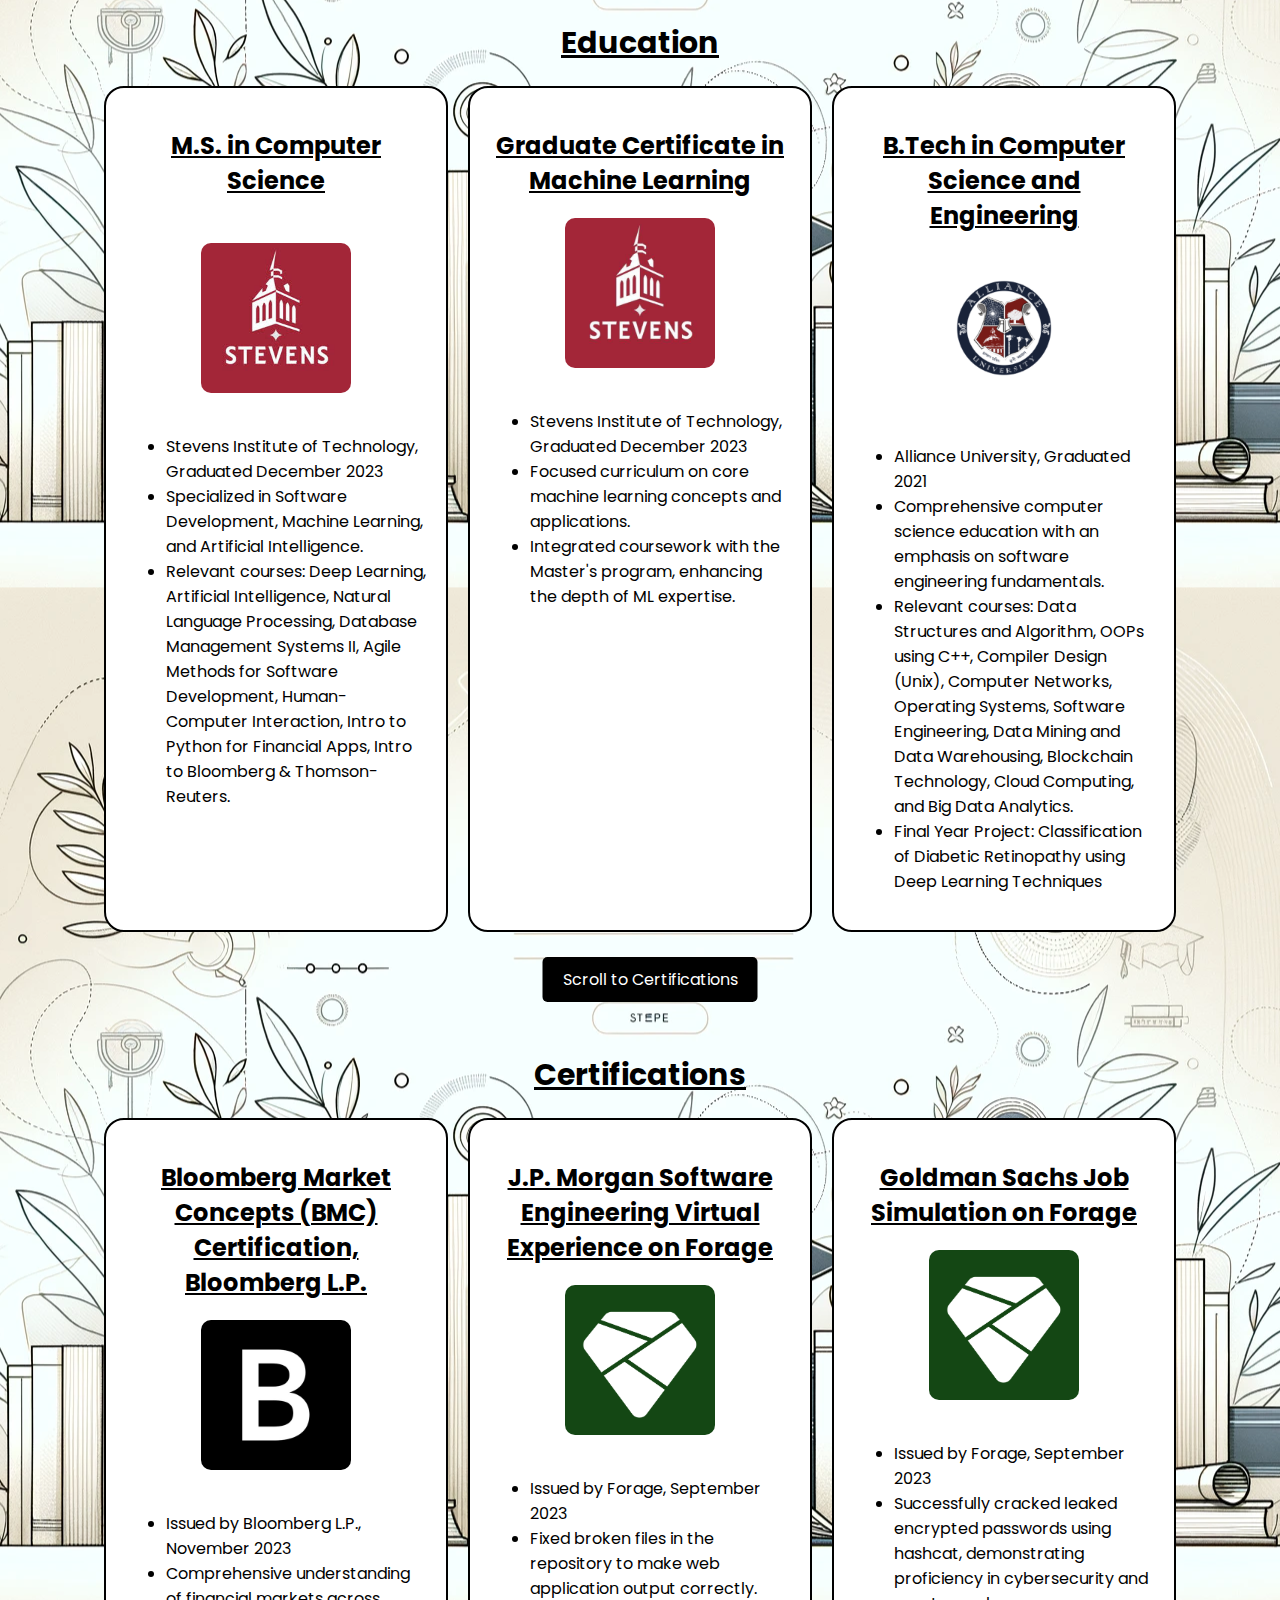
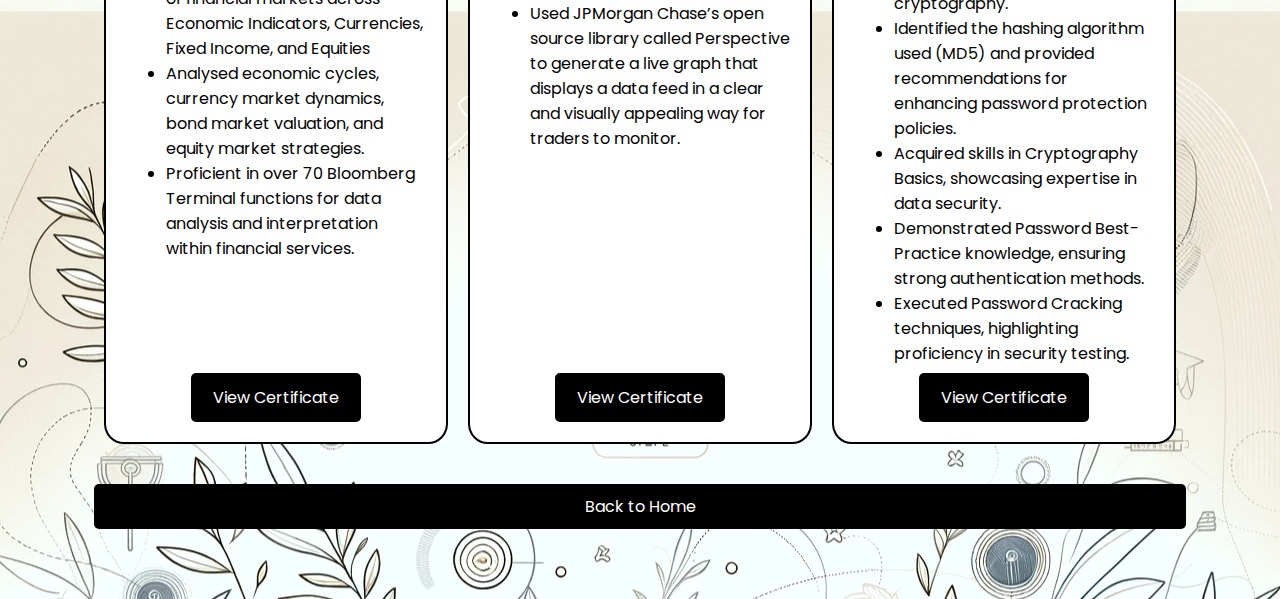
<file: education-page.html>
<!DOCTYPE html>
<html lang="en">
<head>
  <title>My Education and Certifications</title>
    <link rel="stylesheet" href="education_style.css" />
</head>
<body class="education-page">
  <!-- Degrees Section -->
  <section id="degrees">
    <h1 class="title">Education</h1>
    <div class="section-container">
        <!-- Master's Degree -->
      <div class="details-container">
        <h2>M.S. in Computer Science</h2>
        <br>
        <img src="./assets/experience-image1.png" alt="Grad School Logo" class="education-img">
        <br>
        <ul>
          <li>Stevens Institute of Technology, Graduated December 2023</li>
          <li>Specialized in Software Development, Machine Learning, and Artificial Intelligence.</li>
          <li>Relevant courses: Deep Learning, Artificial Intelligence, Natural Language Processing, Database Management Systems II, Agile Methods for Software Development, Human-Computer Interaction, Intro to Python for Financial Apps, Intro to Bloomberg & Thomson-Reuters.</li>
        </ul>
      </div>
      <!-- Graduate Certificate -->
      <div class="details-container">
        <h2>Graduate Certificate in Machine Learning</h2>
        <img src="./assets/education2.png" alt="Grad School Logo" class="education-img">
        <br>
        <ul>
          <li>Stevens Institute of Technology, Graduated December 2023</li>
          <li>Focused curriculum on core machine learning concepts and applications.</li>
          <li>Integrated coursework with the Master's program, enhancing the depth of ML expertise.</li>
        </ul>
      </div>
      <!-- Bachelor's Degree -->
      <div class="details-container">
        <h2>B.Tech in Computer Science and Engineering</h2>
        <img src="./assets/uni-logo.png" alt="University Logo" class="education-img">
        <br>
        <ul>
          <li>Alliance University, Graduated 2021</li>
          <li>Comprehensive computer science education with an emphasis on software engineering fundamentals.</li>
          <li> Relevant courses: Data Structures and Algorithm, OOPs using C++, Compiler Design (Unix), Computer Networks, Operating Systems, Software Engineering, Data Mining and Data Warehousing, Blockchain Technology, Cloud Computing, and Big Data Analytics.</li>
          <li>Final Year Project: Classification of Diabetic Retinopathy using Deep Learning Techniques</li>
        </ul>
      </div>
    </div>
      <!-- Scroll to Certifications Button -->
    <div class="button-container">
        <a href="#certifications" class="scroll-down-btn">Scroll to Certifications</a>
    </div>
  </section>

  <!-- Certifications Section -->
  <section id="certifications">
    <h1 class="title">Certifications</h1>
    <!-- <h2 class="subtitle">Certifications</h2> -->
    <div class="section-container">
      <!-- Certification Example -->
      <div class="details-container">
        <h2>Bloomberg Market Concepts (BMC) Certification, Bloomberg L.P.</h2>
        <img src="./assets/bmc.png" alt="Certification Logo" class="education-img">
        <br>
        <ul>
          <li>Issued by Bloomberg L.P., November 2023</li>
          <li>Comprehensive understanding of financial markets across Economic Indicators, Currencies, Fixed Income, and Equities</li>
          <li>Analysed economic cycles, currency market dynamics, bond market valuation, and equity market strategies.</li>
          <li>Proficient in over 70 Bloomberg Terminal functions for data analysis and interpretation within financial services.</li>
        </ul>
        <a href="./assets/BMC.pdf" class="certificate-link" target="_blank">View Certificate</a>
      </div>
      <!-- Add additional certifications as needed -->
      <div class="details-container">
        <h2>J.P. Morgan Software Engineering Virtual Experience on Forage</h2>
        <img src="./assets/forage.png" alt="Certification Logo" class="education-img">
        <br>
        <ul>
          <li>Issued by Forage, September 2023</li>
          <li>Fixed broken files in the repository to make web application output correctly.</li>
          <li>Used JPMorgan Chase’s open source library called Perspective to generate a live graph that displays a data feed in a clear and visually appealing way for traders to monitor.</li>
        </ul>
        <a href="./assets/JPMC.pdf" class="certificate-link" target="_blank">View Certificate</a>
      </div>
      <div class="details-container">
        <h2>Goldman Sachs Job Simulation on Forage</h2>
        <img src="./assets/forage.png" alt="Certification Logo" class="education-img">
        <br>
        <ul>
          <li>Issued by Forage, September 2023</li>
          <li>Successfully cracked leaked encrypted passwords using hashcat, demonstrating proficiency in cybersecurity and cryptography.</li>
          <li>Identified the hashing algorithm used (MD5) and provided recommendations for enhancing password protection policies.</li>
          <li>Acquired skills in Cryptography Basics, showcasing expertise in data security.</li>
          <li>Demonstrated Password Best-Practice knowledge, ensuring strong authentication methods.</li>
          <li>Executed Password Cracking techniques, highlighting proficiency in security testing.</li>
        </ul>
        <a href="./assets/goldman.pdf" class="certificate-link" target="_blank">View Certificate</a>
      </div>
    </div>
       <!-- Back to Home Button -->
    <div class="button-container">
        <a href="index.html" class="back-to-home-btn">Back to Home</a>
    </div>
  </section>
  <script src="script.js"></script>
</body>
</html>
</file>
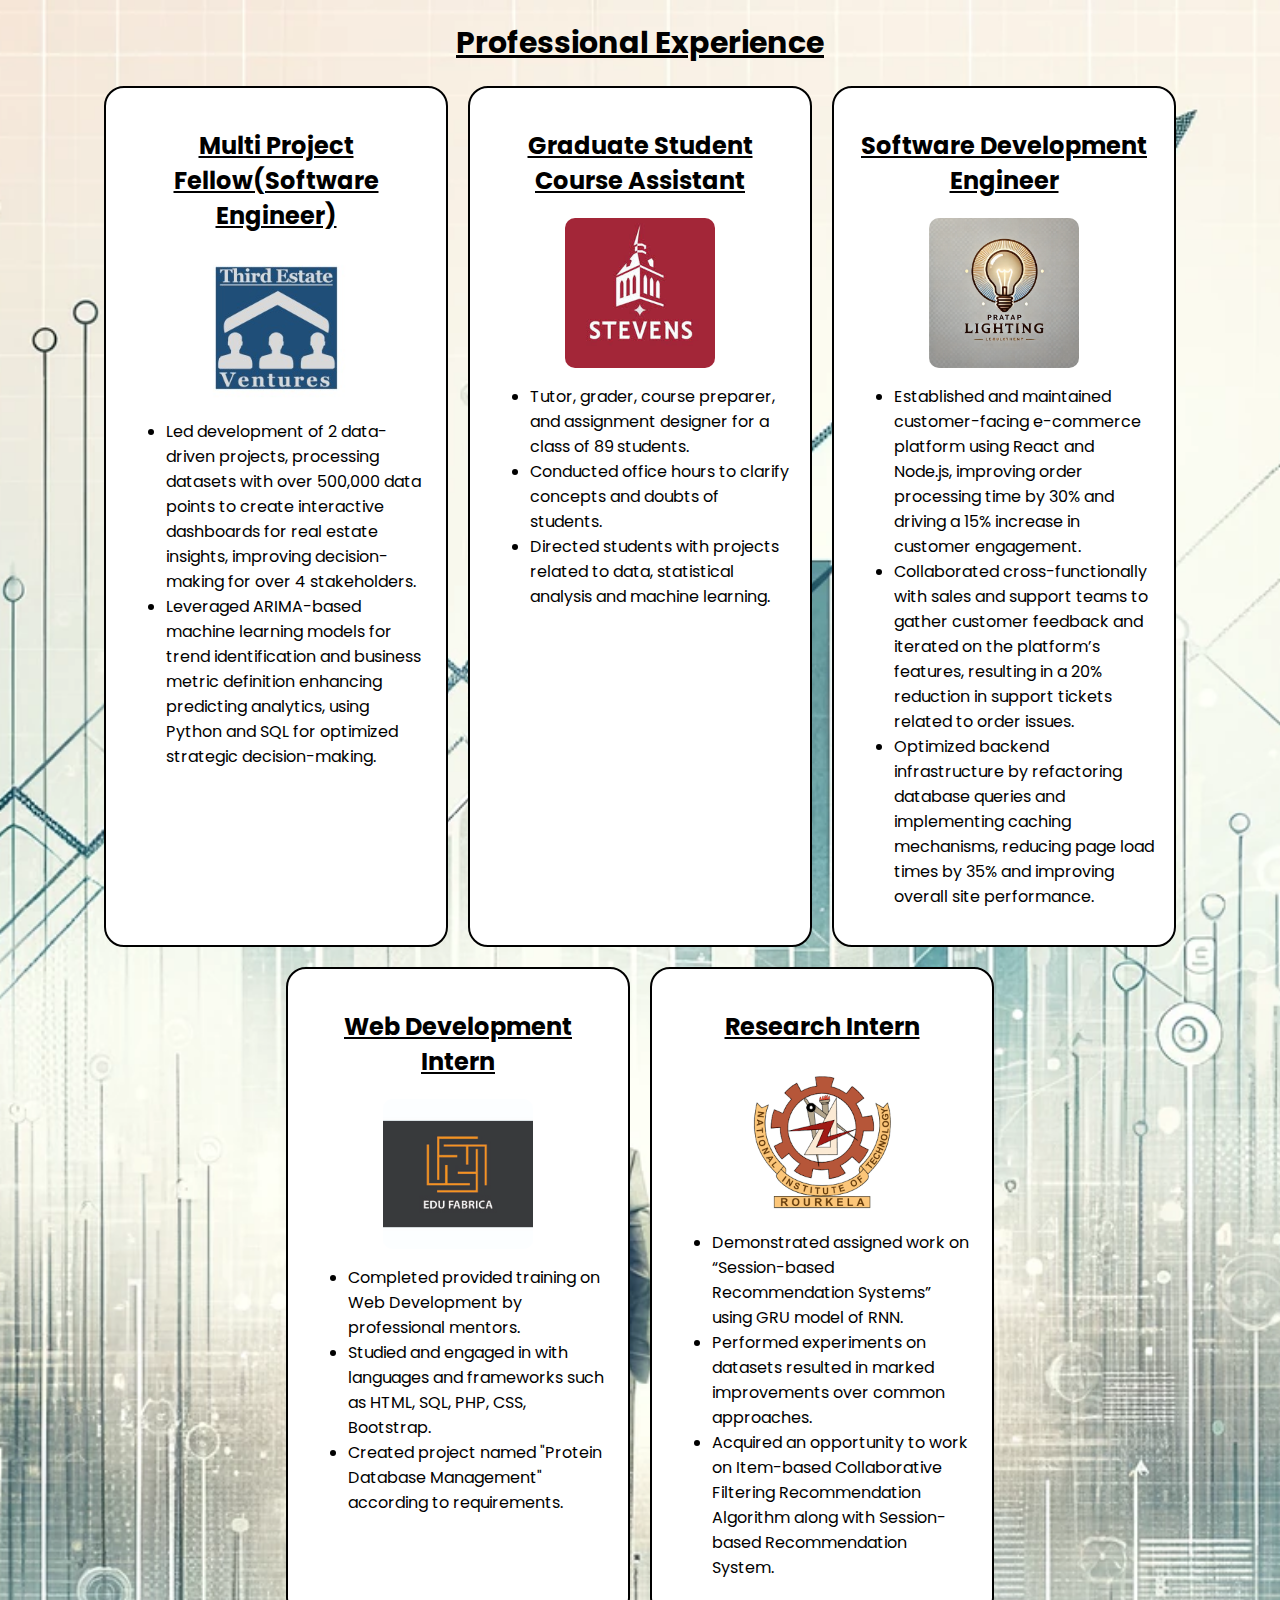
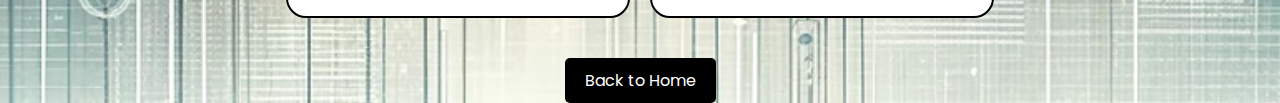
<file: experience-page.html>
<!DOCTYPE html>
<html lang="en">
<head>
  <!-- [The head should include meta, title, and links to CSS as in your index.html] -->
  <title>My Professional Experience</title>
  <link rel="stylesheet" href="professional_experience_style.css" />
  <!-- <link rel="stylesheet" href="style.css" /> -->
</head>
<body class="experience-page">
  <section id="experience">
    <h1 class="title">Professional Experience</h1>
    <div class="section-container">
      <div class="details-container">
        <h2>Multi Project Fellow(Software Engineer)</h2>
        <img src="./assets/thirdestateventures_logo.jpeg" alt="Third Estate Ventures, Inc." class="experience-img">
        <ul>
          <li>Led development of 2 data-driven projects, processing datasets with over 500,000 data points to create interactive
            dashboards for real estate insights, improving decision-making for over 4 stakeholders.</li>
          <li>Leveraged ARIMA-based machine learning models for trend identification and business metric definition enhancing predicting analytics,
            using Python and SQL for optimized strategic decision-making.</li>
          <!-- Add more bullet points as needed -->
        </ul>
      </div>
      <div class="details-container">
        <h2>Graduate Student Course Assistant</h2>
        <img src="./assets/experience-image1.png" alt="Stevens Institute of Technology" class="experience-img">
        <ul>
          <li>Tutor, grader, course preparer, and assignment designer for a class of 89 students.</li>
          <li>Conducted office hours to clarify concepts and doubts of students.</li>
          <li>Directed students with projects related to data, statistical analysis and machine learning.</li>
          <!-- Add more bullet points as needed -->
        </ul>
      </div>
            <!-- Repeat the structure below for other experiences with bullet points and images -->
            <div class="details-container">
              <h2>Software Development Engineer</h2>
              <img src="./assets/pratap_lighting.png" alt="Pratap Lighting" class="experience-img">
              <ul>
                <li>Established and maintained customer-facing e-commerce platform using React and Node.js, improving order processing time by 30% and
                  driving a 15% increase in customer engagement.</li>
                <li>Collaborated cross-functionally with sales and support teams to gather customer feedback and iterated on the platform’s features, resulting
                  in a 20% reduction in support tickets related to order issues.</li>
                <li>Optimized backend infrastructure by refactoring database queries and implementing caching mechanisms, reducing page load times by
                  35% and improving overall site performance.</li>
                <!-- Add more bullet points as needed -->
              </ul>
            </div>
      <!-- Repeat the structure below for other experiences with bullet points and images -->
      <div class="details-container">
        <h2>Web Development Intern</h2>
        <img src="./assets/experience-image2.png" alt="Ethical EduFabrica Pvt Ltd" class="experience-img">
        <ul>
          <li>Completed provided training on Web Development by professional mentors.</li>
          <li>Studied and engaged in with languages and frameworks such as HTML, SQL, PHP, CSS, Bootstrap.</li>
          <li>Created project named "Protein Database Management" according to requirements.</li>
          <!-- Add more bullet points as needed -->
        </ul>
      </div>
      <!-- Add as many `details-container` divs as needed for your experience -->
      <div class="details-container">
        <h2>Research Intern</h2>
        <img src="./assets/experience-image3.png" alt="NIT Rourkela" class="experience-img">
        <ul>
          <li>Demonstrated assigned work on “Session-based Recommendation Systems” using GRU model of RNN.</li>
          <li>Performed experiments on datasets resulted in marked improvements over common approaches.</li>
          <li>Acquired an opportunity to work on Item-based Collaborative Filtering Recommendation Algorithm along with Session-based Recommendation System.</li>
          <!-- Add more bullet points as needed -->
        </ul>
      </div>
    </div>
    <a href="index.html" class="back-to-home-btn">Back to Home</a>
  </section>
  <script src="script.js"></script>
</body>
</html>
</file>
<file: education_style.css>
/* CSS for the Education and Certifications page */
@import url("https://fonts.googleapis.com/css2?family=Poppins:wght@300;400;500;600&display=swap");
body.education-page {
    font-family: "Poppins", sans-serif;
    margin: 0;
    padding: 0;
    display: flex;
    justify-content: center;
    align-items: center;
    min-height: 100vh;
    flex-direction: column;
    background-color: #f4f4f4; /* Light grey background */
    background-image: url('./assets/education-bg2.png');
    background-size:auto;
    background-position: center;
    background-repeat: repeat;
}
html {
    scroll-behavior: smooth;
}

a,
.btn {
    transition: all 300ms ease;
  }
  
.title {
    font-size: 30px;
    text-shadow: #f4f4f4;
    text-align: center;
    margin-top: 20px;
    text-decoration: underline;
}

.section-container {
    display: flex;
    flex-wrap: wrap;
    justify-content: center;
    gap: 20px;
    margin: 20px;
}

.details-container {
    border: 2px solid #000;
    border-radius: 20px;
    padding: 20px;
    width: 300px; /* Fixed width for desktop */
    background-color: #fff; /* White background for the cards */
    margin-bottom: 20px; /* Space for the scroll button */
}

/* Underline the titles within .details-container */
.details-container h2 {
    text-decoration: underline;
    text-align: center;
}

.details-container img {
    display:block;
    max-width: 150px;
    height: 150px;
    object-fit: cover;
    border-radius: 10px;
    margin: 0 auto;
}

/* Align the certificate link button at the bottom of the container */
.button-container {
    position: relative; /* Context for absolute positioning */
    padding-bottom: 60px; /* Extra space for the button */
}

.scroll-down-btn {
    position: absolute;
    bottom: 20px; /* Positioned at the bottom of the container */
    left: 50%;
    transform: translateX(-50%); /* Center horizontally */
}

/* #certifications .details-container {
    position: relative; /* Context for absolute positioning */
    /* padding-bottom: 60px; /* Extra space for the button */
/* }
#certifications .certification-link {
    position: absolute;
    bottom: 20px; /* Positioned at the bottom of the container */
    /* left: 50%;
    transform: translateX(-50%); /* Center horizontally */
/* } */ 

.certification-link, .scroll-down-btn, .back-to-home-btn {
    display: flex;
    padding: 10px 20px;
    justify-content: center;
    gap: 1rem;
    border:#000;
    border-radius: 5px;
    background-color: #000;
    color: #fff;
    text-decoration: none;
    font-size: 16px;
    margin: 10px;
    cursor: pointer;
    margin-top: 20px;
    flex: 1; /* Each button will take equal space */
    text-align: center; /* Center the text inside the buttons */
}

.scroll-down-btn:hover, .back-to-home-btn:hover {
    background-color: #555; /* Darker on hover */
}

/* Center the 'Back to Home' and 'Scroll to Certificates' buttons within a rounded rectangle */
/* .btn-container {
    display: flex;
    justify-content: center;
    gap: 1rem;
    padding: 1rem;
    border: 2px solid #000;
    border-radius: 20px; /* Rounded corners */
    /* margin-top: 20px; /* Space from the content above */
/* } */

/* .btn-container .scroll-down,
.btn-container .back-to-home {
    flex: 1; /* Each button will take equal space */
    /* text-align: center; /* Center the text inside the buttons */
/* } */

#certifications .details-container {
    position: relative; /* Context for absolute positioning */
    padding-bottom: 60px; /* Extra space for the button */
}

#certifications .certificate-link {
    position: absolute;
    bottom: 20px; /* Positioned at the bottom of the container */
    left: 50%;
    transform: translateX(-50%); /* Center horizontally */
    padding: 10px 20px;
    border: 2px solid #000;
    border-radius: 5px;
    background-color: #000;
    color: #fff;
    text-decoration: none;
    font-size: 16px;
    text-align: center; /* Center the text inside the buttons */
    cursor: pointer;
    margin-top: 20px; /* Adjust or remove if not needed */
}


/* Responsive design */
@media (max-width: 600px) {
    .section-container {
        flex-direction: column;
    }
    .details-container {
        width: auto; /* Full width on mobile */
        margin: 10px; /* Smaller margin on mobile */
    }
}

@media (max-width: 600px) {
    /* ... other responsive styles ... */
    #certifications .details-container {
        padding-bottom: 40px; /* Adjust padding-bottom if necessary for mobile */
    }
}
</file>
<file: professional_experience_style.css>
/* CSS for the Professional Experience page */
@import url("https://fonts.googleapis.com/css2?family=Poppins:wght@300;400;500;600&display=swap");

body.experience-page {
    font-family: "Poppins", sans-serif;
    margin: 0;
    padding: 0;
    display: flex;
    justify-content: center;
    align-items: center;
    min-height: 100vh;
    flex-direction: column;
    /* background-color: #f4f4f4; Light grey background */
    background-image: url('./assets/experience-bg3.png');
    background-size: cover;
    background-position: center;
    background-repeat: no-repeat;
}

#experience {
    text-align: center;
    
}

.title {
    font-size: 30px;
    text-align: center;
    margin-top: 20px;
    text-decoration: underline;
}

.details-container h2 {
    text-align: center;  
    text-decoration: underline;
}
.section-container {
    display: flex;
    flex-wrap: wrap;
    justify-content: center;
    gap: 20px;
    margin: 20px;
}

.details-container {
    text-align: left;
    border: 2px solid #000;
    border-radius: 20px;
    padding: 20px;
    width: 300px; /* Fixed width for desktop */
    background-color: #fff; /* White background for the cards */
}

.details-container img {
    display:block;
    max-width: 150px;
    height: 150px;
    margin: 0 auto;
    border-radius: 10px;
}

.back-to-home-btn {
    display: inline-block;
    margin-top: 20px;
    padding: 10px 20px;
    border: none;
    border-radius: 5px;
    background-color: #000;
    color: #fff;
    text-decoration: none;
    font-size: 16px;
}

.back-to-home-btn:hover {
    background-color: #555; /* Darker on hover */
}

/* Responsive design */
@media (max-width: 600px) {
    .section-container {
        flex-direction: column;
    }
    .details-container {
        width: auto; /* Full width on mobile */
        margin: 10px; /* Smaller margin on mobile */
    }
}
</file>
<file: style.css>
/* GENERAL */

@import url("https://fonts.googleapis.com/css2?family=Poppins:wght@300;400;500;600&display=swap");

* {
  margin: 0;
  padding: 0;
}

body {
  font-family: "Poppins", sans-serif;
}

html {
  scroll-behavior: smooth;
}

p {
  color: rgb(85, 85, 85);
}

/* TRANSITION */

a,
.btn {
  transition: all 300ms ease;
}

/* DESKTOP NAV */

nav,
.nav-links {
  display: flex;
}

nav {
  justify-content: space-around;
  align-items: center;
  height: 17vh;
}

.nav-links {
  gap: 2rem;
  list-style: none;
  font-size: 1.5rem;
}

a {
  color: black;
  text-decoration: none;
  text-decoration-color: white;
}

a:hover {
  color: grey;
  text-decoration: underline;
  text-underline-offset: 1rem;
  text-decoration-color: rgb(181, 181, 181);
}

.logo {
  font-size: 2rem;
}

.logo:hover {
  cursor: default;
}

/* HAMBURGER MENU */

#hamburger-nav {
  display: none;
}

.hamburger-menu {
  position: relative;
  display: inline-block;
}

.hamburger-icon {
  display: flex;
  flex-direction: column;
  justify-content: space-between;
  height: 24px;
  width: 30px;
  cursor: pointer;
}

.hamburger-icon span {
  width: 100%;
  height: 2px;
  background-color: black;
  transition: all 0.3 ease-in-out;
}

.menu-links {
  position: absolute;
  top: 100%;
  right: 0;
  background-color: white;
  width: fit-content;
  max-height: 0;
  overflow: hidden;
  transition: all 0.3 ease-in-out;
}

.menu-links a {
  display: block;
  padding: 10px;
  text-align: center;
  font-size: 1.5rem;
  color: black;
  text-decoration: none;
  transition: all 0.3 ease-in-out;
}

.menu-links li {
  list-style: none;
}

.menu-links.open {
  max-height: 300px;
}

.hamburger-icon.open span:first-child {
  transform: rotate(45deg) translate(10px, 5px);
}

.hamburger-icon.open span:nth-child(2) {
  opacity: 0;
}

.hamburger-icon.open span:last-child {
  transform: rotate(-45deg) translate(10px, -5px);
}

.hamburger-icon span:first-child {
  transform: none;
}

.hamburger-icon span:first-child {
  opacity: 1;
}

.hamburger-icon span:first-child {
  transform: none;
}

/* SECTIONS */

section {
  padding-top: 4vh;
  height: 96vh;
  margin: 0 10rem;
  box-sizing: border-box;
  min-height: fit-content;
}

.section-container {
  display: flex;
}

/* PROFILE SECTION */

#profile {
  display: flex;
  justify-content: center;
  gap: 5rem;
  height: 80vh;
}

.section__pic-container {
  display: flex;
  height: 400px;
  width: 400px;
  margin: auto 0;
}

.section__text {
  align-self: center;
  text-align: center;
}

.section__text p {
  font-weight: 600;
}

.section__text__p1 {
  text-align: center;
}

.section__text__p2 {
  font-size: 1.75rem;
  margin-bottom: 1rem;
}

.title {
  font-size: 3rem;
  text-align: center;

  display: flex;
  align-items: center;
  justify-content: center;
}

.nickname {
  font-size: 0.8em;
  color: gray;
  margin-left: 10px;
  font-weight: bolder;
  font-style: italic;
}

#socials-container {
  display: flex;
  justify-content: center;
  margin-top: 1rem;
  gap: 1rem;
}

/* ICONS */

.icon {
  cursor: pointer;
  height: 2rem;
}

/* BUTTONS */

.btn-container {
  display: flex;
  justify-content: center;
  gap: 1rem;
}

.btn {
  font-weight: 600;
  transition: all 300ms ease;
  padding: 1rem;
  width: 8rem;
  border-radius: 2rem;
}

.btn-color-1,
.btn-color-2 {
  border: rgb(53, 53, 53) 0.1rem solid;
}

.btn-color-1:hover,
.btn-color-2:hover {
  cursor: pointer;
}

.btn-color-1,
.btn-color-2:hover {
  background: rgb(53, 53, 53);
  color: white;
}

.btn-color-1:hover {
  background: rgb(0, 0, 0);
}

.btn-color-2 {
  background: none;
}

.btn-color-2:hover {
  border: rgb(255, 255, 255) 0.1rem solid;
}

.btn-container {
  gap: 1rem;
}

/* ABOUT SECTION */
.hover-text {
  position: absolute;
  bottom: 0;
  left: 0;
  width: 100%;
  background-color: rgba(0, 0, 0, 0.5); /* semi-transparent black background */
  color: #ffffff; /* white text color */
  text-align: center;
  padding: 10px 0;
  opacity: 0;
  transition: opacity 0.5s ease;
  pointer-events: none; /* Prevent mouse events on the text */
}

.section__pic-container:hover .hover-text {
  opacity: 1;
}

.image-container:hover .hover-text {
  opacity: 1;
}

#about {
  position: relative;
}

.about-containers {
  gap: 2rem;
  margin-bottom: 2rem;
  margin-top: 2rem;
}
.experience-about-containers {
  gap: 3rem;
  margin-bottom: 1rem;
  margin-top: 0rem;
}

.exper-details-container {
  justify-content: center;
  flex-direction: column;
  /* padding: 1.5rem; */
  flex: 1;
  background: white;
  /* border-radius: 2rem; */
  /* border: rgb(53, 53, 53) 0.1rem solid; */
  /* border-color: rgb(163, 163, 163); */
  /* text-align:s; */
}

.about-details-container {
  justify-content: center;
  flex-direction: column;
}

.about-containers,
.about-details-container,
.experience-about-containers,
.exper-details-container {
  display: flex;
}

.about-pic {
  border-radius: 2rem;
}

.arrow {
  position: absolute;
  right: -5rem;
  bottom: 2.5rem;
}


.details-container {
  /* display: flex; */
  /* justify-content: center; */
  /* flex-direction: column; */
  padding: 1.5rem;
  flex: 1;
  background: white;
  border-radius: 2rem;
  border: rgb(53, 53, 53) 0.1rem solid;
  border-color: rgb(163, 163, 163);
  text-align: center;
 /* height: auto;
  display: flex;
  flex-direction: column;
  justify-content: space-between;*/
}


/* .scroll-down, .back-to-home {
  display: inline-block;
  padding: 10px 20px;
  border:;
  border-radius: 5px;
  background-color: #000;
  color: #fff;
  text-decoration: none;
  font-size: 16px;
  margin: 10px;
  cursor: pointer;
} */

/* BUTTONS */

.exper-details-container a.btn-container {
  display: flex;
  justify-content: center;
  gap: 1rem;
}

.exper-details-container a.btn {
  text-align: center;
  font-weight: 600;
  transition: all 300ms ease;
  padding: 1rem;
  width: auto;
  border-radius: 2rem;
}

.exper-details-container a.btn-color-1,
.exper-details-container a.btn-color-2 {
  border: rgb(53, 53, 53) 0.1rem solid;
}

.exper-details-container a.btn-color-1:hover,
.exper-details-container a.btn-color-2:hover {
  cursor: pointer;
}

.exper-details-container a.btn-color-1,
.exper-details-container a.btn-color-2:hover {
  background: rgb(53, 53, 53);
  color: white;
}

.exper-details-container a.btn-color-1:hover {
  background: rgb(0, 0, 0);
}

.exper-details-container a.btn-color-2 {
  background: none;
}

.exper-details-container a.btn-color-2:hover {
  border: rgb(255, 255, 255) 0.1rem solid;
}

.exper-details-container a.btn-container {
  gap: 1rem;
}

.section-container {
  gap: 4rem;
  height: 80%;
}

.section__pic-container {
  height: 400px;
  width: 400px;
  margin: auto 0;
}

/* EXPERIENCE SECTION */

#experience {
  position: relative;
}

.experience-sub-title {
  color: rgb(85, 85, 85);
  font-weight: 600;
  font-size: 1.75rem;
  margin-bottom: 2rem;
}

.experience-details-container {
  display: flex;
  justify-content: center;
  flex-direction: column;
}

.article-container {
  display: flex;
  text-align: initial;
  flex-wrap: wrap;
  flex-direction: row;
  gap: 2.5rem;
  justify-content: space-around;
}

article {
  display: flex;
  align-items: center;
  width: 10rem;
  justify-content: space-around;
  gap: 0.5rem;
}

article .icon {
  cursor: default;
}
article div {
  text-align: left; /* Align text to the left */
}
/* PROJECTS SECTION */

#projects {
  position: relative;
}

.color-container {
  border-color: rgb(163, 163, 163);
  background: rgb(250, 250, 250);
}

.project-img {
  border-radius: 2rem;
  width: 90%;
  height: 90%;
}

.project-title {
  margin: 1rem;
  color: black;
}

.project-btn {
  color: black;
  border-color: rgb(163, 163, 163);
}

/* CONTACT */

#contact {
  display: flex;
  justify-content: center;
  flex-direction: column;
  height: 70vh;
}

.contact-info-upper-container {
  display: flex;
  justify-content: center;
  border-radius: 2rem;
  border: rgb(53, 53, 53) 0.1rem solid;
  border-color: rgb(163, 163, 163);
  background: (250, 250, 250);
  margin: 2rem auto;
  padding: 0.5rem;
}

.contact-info-container {
  display: flex;
  align-items: center;
  justify-content: center;
  gap: 0.5rem;
  margin: 1rem;
}

.contact-info-container p {
  font-size: larger;
}

.contact-icon {
  cursor: default;
}

.email-icon {
  height: 2.5rem;
}

/* FOOTER SECTION */

footer {
  height: 26vh;
  margin: 0 1rem;
}

footer p {
  text-align: center;
}
</file>
